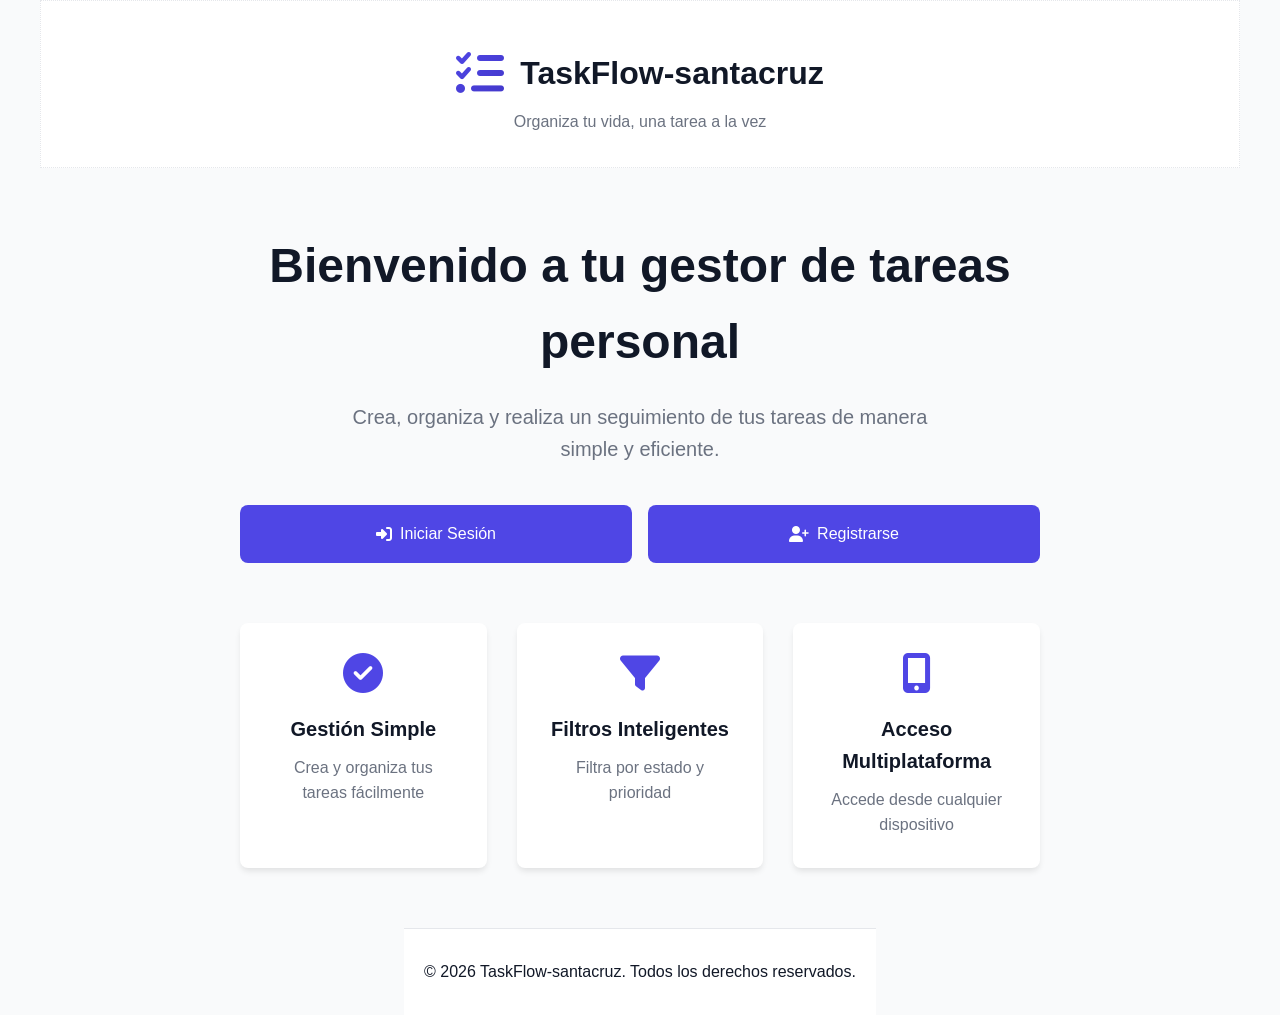
<file: index.html>
<!DOCTYPE html>
<html lang="es">
<head>
    <!-- Configuración básica -->
    <meta charset="UTF-8">
    <meta name="viewport" content="width=device-width, initial-scale=1.0">

    <!-- 🔹 Título SEO optimizado -->
    <title>TaskFlow-santacruz | Gestor de Tareas Profesional - José Santacruz</title>

    <!-- 🔹 Descripción para Google (max 155-160 caracteres) -->
    <meta name="description" content="TaskFlow-santacruz: organiza tus tareas, gestiona proyectos y mejora tu productividad con una interfaz intuitiva y eficiente.">

    <!-- 🔹 Palabras clave estratégicas -->
    <meta name="keywords" content="gestor de tareas, task manager, productividad, organización, kanban, proyectos, herramientas web">

    <!-- 🔹 Autor y derechos -->
    <meta name="author" content="José Alberto Santacruz">
    <meta name="copyright" content="© 2026 José Santacruz">

    <!-- 🔹 Robots SEO -->
    <meta name="robots" content="index, follow">

    <!-- 🔹 Canonical URL (evita contenido duplicado) -->
    <link rel="canonical" href="https://taskflow-santacruz.vercel.app">

    <!-- 🔹 Open Graph / Facebook -->
    <meta property="og:title" content="TaskFlow-santacruz | Gestor de Tareas Profesional">
    <meta property="og:description" content="Organiza tus tareas y proyectos fácilmente con TaskFlow-santacruz. Productividad sin complicaciones.">
    <meta property="og:type" content="website">
    <meta property="og:url" content="https://taskflow-santacruz.vercel.app">
    <meta property="og:image" content="https://taskflow-santacruz.vercel.app/assets/img/preview.png">
    <meta property="og:image:width" content="1200">
    <meta property="og:image:height" content="630">
    <meta property="og:locale" content="es_ES">
    <meta property="og:site_name" content="TaskFlow-santacruz">

    <!-- 🔹 Twitter Card -->
    <meta name="twitter:card" content="summary_large_image">
    <meta name="twitter:title" content="TaskFlow-santacruz | Gestor de Tareas Profesional">
    <meta name="twitter:description" content="Organiza tus tareas y mejora tu productividad con TaskFlow-santacruz.">
    <meta name="twitter:image" content="https://taskflow-santacruz.vercel.app/assets/img/preview.png">
    <meta name="twitter:creator" content="@tu_usuario"> <!-- Opcional -->

    <!-- 🔹 Favicon (múltiples formatos para compatibilidad) -->
    <link rel="icon" type="image/png" href="/assets/icons/favicon-96x96.png" sizes="96x96">
    <link rel="icon" type="image/svg+xml" href="/assets/icons/favicon.svg">
    <link rel="shortcut icon" href="/assets/icons/favicon.ico">

    <link rel="apple-touch-icon" sizes="180x180" href="/assets/icons/apple-touch-icon.png">

    <link rel="icon" type="image/png" sizes="192x192" href="/assets/icons/web-app-manifest-192x192.png">
    <link rel="icon" type="image/png" sizes="512x512" href="/assets/icons/web-app-manifest-512x512.png">

    <link rel="manifest" href="/assets/icons/site.webmanifest">


    <!-- 🔹 CSS -->
    <link rel="stylesheet" href="css/styles.css">
    <link rel="stylesheet" href="css/auth.css">

    <!-- 🔹 Iconos (CDN con integridad para seguridad) -->
    <link rel="stylesheet" 
        href="https://cdnjs.cloudflare.com/ajax/libs/font-awesome/6.4.0/css/all.min.css"
        integrity="sha512-iecdLmaskl7CVkqkXNQ/ZH/XLlvWZOJyj7Yy7tcenmpD1ypASozpmT/E0iPtmFIB46ZmdtAc9eNBvH0H/ZpiBw=="
        crossorigin="anonymous" 
        referrerpolicy="no-referrer">

    <!-- 🔹 Schema.org Structured Data (mejora rich snippets en Google) -->
    <script type="application/ld+json">
    {
    "@context": "https://schema.org",
    "@type": "WebApplication",
    "name": "TaskFlow-santacruz",
    "alternateName": "TaskFlow-santacruz - Gestor de Tareas",
    "author": {
    "@type": "Person",
    "name": "José Santacruz"
    },
    "description": "Aplicación web para organizar tareas, gestionar proyectos y mejorar la productividad.",
    "applicationCategory": "ProductivityApplication",
    "operatingSystem": "Any",
    "browserRequirements": "Requires JavaScript",
    "url": "https://taskflow-santacruz.vercel.app",
    "image": "https://taskflow-santacruz.vercel.app/img/preview.png"
    }
    </script>
</head>
<body>
    <div class="app-container-index">
        <header class="main-header">
            <div class="logo">
                <i class="fas fa-tasks"></i>
                <h1>TaskFlow-santacruz</h1>
            </div>
            <p class="tagline">Organiza tu vida, una tarea a la vez</p>
        </header>

        <main class="landing-main">
            <div class="hero-section">
                <div class="hero-content">
                    <h2>Bienvenido a tu gestor de tareas personal</h2>
                    <p>Crea, organiza y realiza un seguimiento de tus tareas de manera simple y eficiente.</p>
                    
                    <div class="auth-buttons">
                        <a href="pages/auth.html" class="btn btn-primary">
                            <i class="fas fa-sign-in-alt"></i> Iniciar Sesión
                        </a>
                        <a href="pages/register.html" class="btn btn-secondary">
                            <i class="fas fa-user-plus"></i> Registrarse
                        </a>
                    </div>
                    
                    <div class="features">
                        <div class="feature">
                            <i class="fas fa-check-circle"></i>
                            <h3>Gestión Simple</h3>
                            <p>Crea y organiza tus tareas fácilmente</p>
                        </div>
                        <div class="feature">
                            <i class="fas fa-filter"></i>
                            <h3>Filtros Inteligentes</h3>
                            <p>Filtra por estado y prioridad</p>
                        </div>
                        <div class="feature">
                            <i class="fas fa-mobile-alt"></i>
                            <h3>Acceso Multiplataforma</h3>
                            <p>Accede desde cualquier dispositivo</p>
                        </div>
                    </div>
                </div>
            </div>
        </main>

        <footer class="main-footer">
            <p>&copy; 2026 TaskFlow-santacruz. Todos los derechos reservados.</p>
        </footer>
    </div>
    
    <script type="module" src="./js/auth.js"></script>

    <script>
    // Verificar si ya está autenticado al cargar index
    (async function() {
        const { data: { session } } = await supabaseClient.auth.getSession();
        
        if (session) {
            // Ya está logueado, redirigir a home
            window.location.href = 'pages/home.html';
        } else {
            // No está logueado, mostrar enlace a auth
            const authLink = document.getElementById('auth-link');
            if (authLink) {
                authLink.href = 'pages/auth.html';
            }
        }
    })();
    </script>

</body>
</html>
</file>
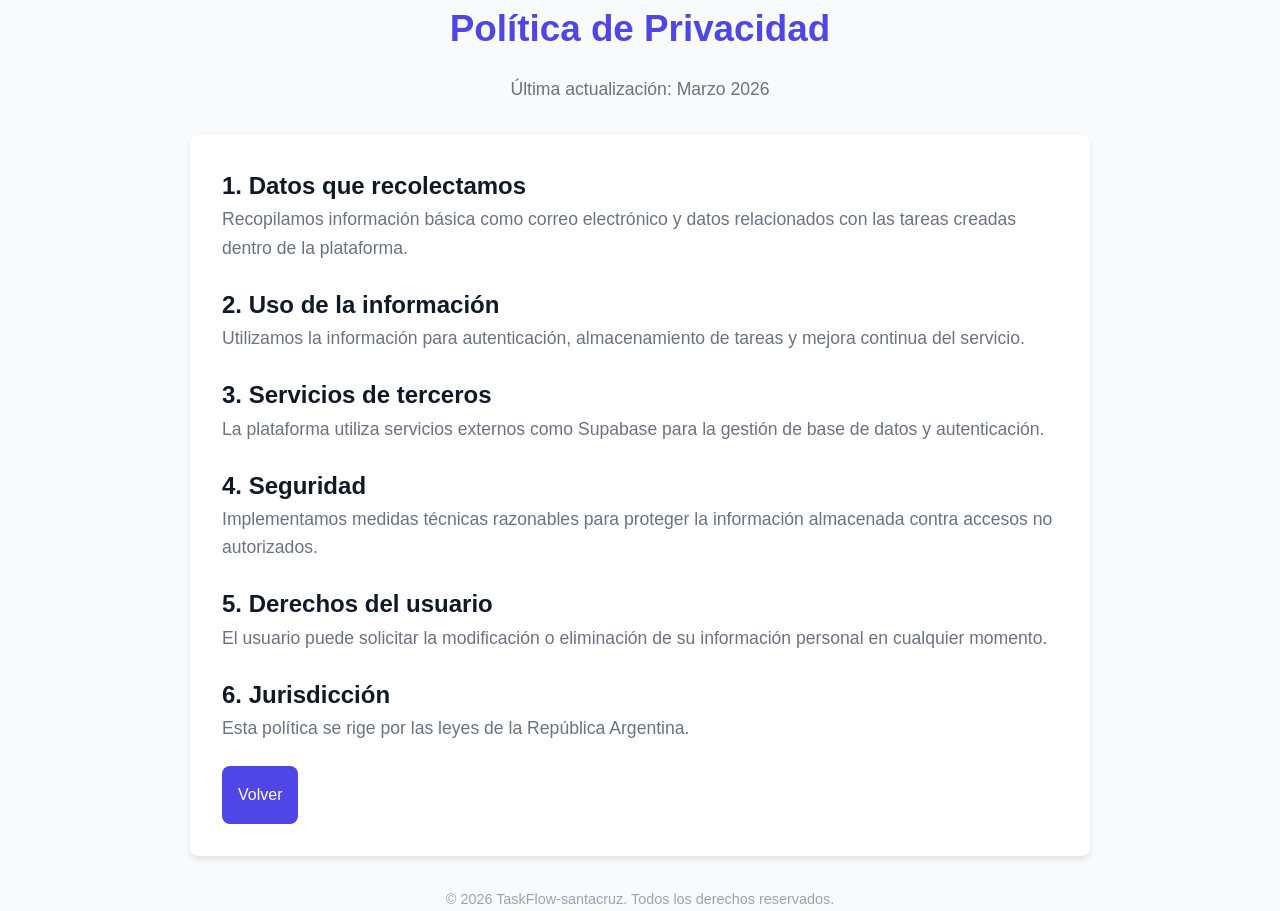
<file: pages/privacy.html>
<!DOCTYPE html>
<html lang="es">
<head>
<meta charset="UTF-8">
<meta name="viewport" content="width=device-width, initial-scale=1.0">
<title>Política de Privacidad | TaskFlow-santacruz</title>
<link rel="stylesheet" href="../css/legal.css">

</head>

<body>

<header class="text-center">
  <h1 class="page-title">Política de Privacidad</h1>
  <p class="text-block">Última actualización: Marzo 2026</p>
</header>

<main id="privacidad" class="container">
  <article class="card box-shadow-1">

    <section id="datos-recolectados" class="legal-section">
      <h2>1. Datos que recolectamos</h2>
      <p class="text-block">
        Recopilamos información básica como correo electrónico y datos relacionados 
        con las tareas creadas dentro de la plataforma.
      </p>
    </section>

    <section id="uso-datos" class="legal-section">
      <h2>2. Uso de la información</h2>
      <p class="text-block">
        Utilizamos la información para autenticación, almacenamiento de tareas 
        y mejora continua del servicio.
      </p>
    </section>

    <section id="servicios-terceros" class="legal-section">
      <h2>3. Servicios de terceros</h2>
      <p class="text-block">
        La plataforma utiliza servicios externos como Supabase para la gestión 
        de base de datos y autenticación.
      </p>
    </section>

    <section id="seguridad" class="legal-section">
      <h2>4. Seguridad</h2>
      <p class="text-block">
        Implementamos medidas técnicas razonables para proteger la información 
        almacenada contra accesos no autorizados.
      </p>
    </section>

    <section id="derechos-usuario" class="legal-section">
      <h2>5. Derechos del usuario</h2>
      <p class="text-block">
        El usuario puede solicitar la modificación o eliminación de su información 
        personal en cualquier momento.
      </p>
    </section>

    <section id="jurisdiccion" class="legal-section">
      <h2>6. Jurisdicción</h2>
      <p class="text-block">
        Esta política se rige por las leyes de la República Argentina.
      </p>
    </section>

    <a href="register.html" class="btn">Volver</a>

  </article>
</main>

<footer class="text-center">
  © 2026 TaskFlow-santacruz. Todos los derechos reservados.
</footer>

</body>
</html>
</file>
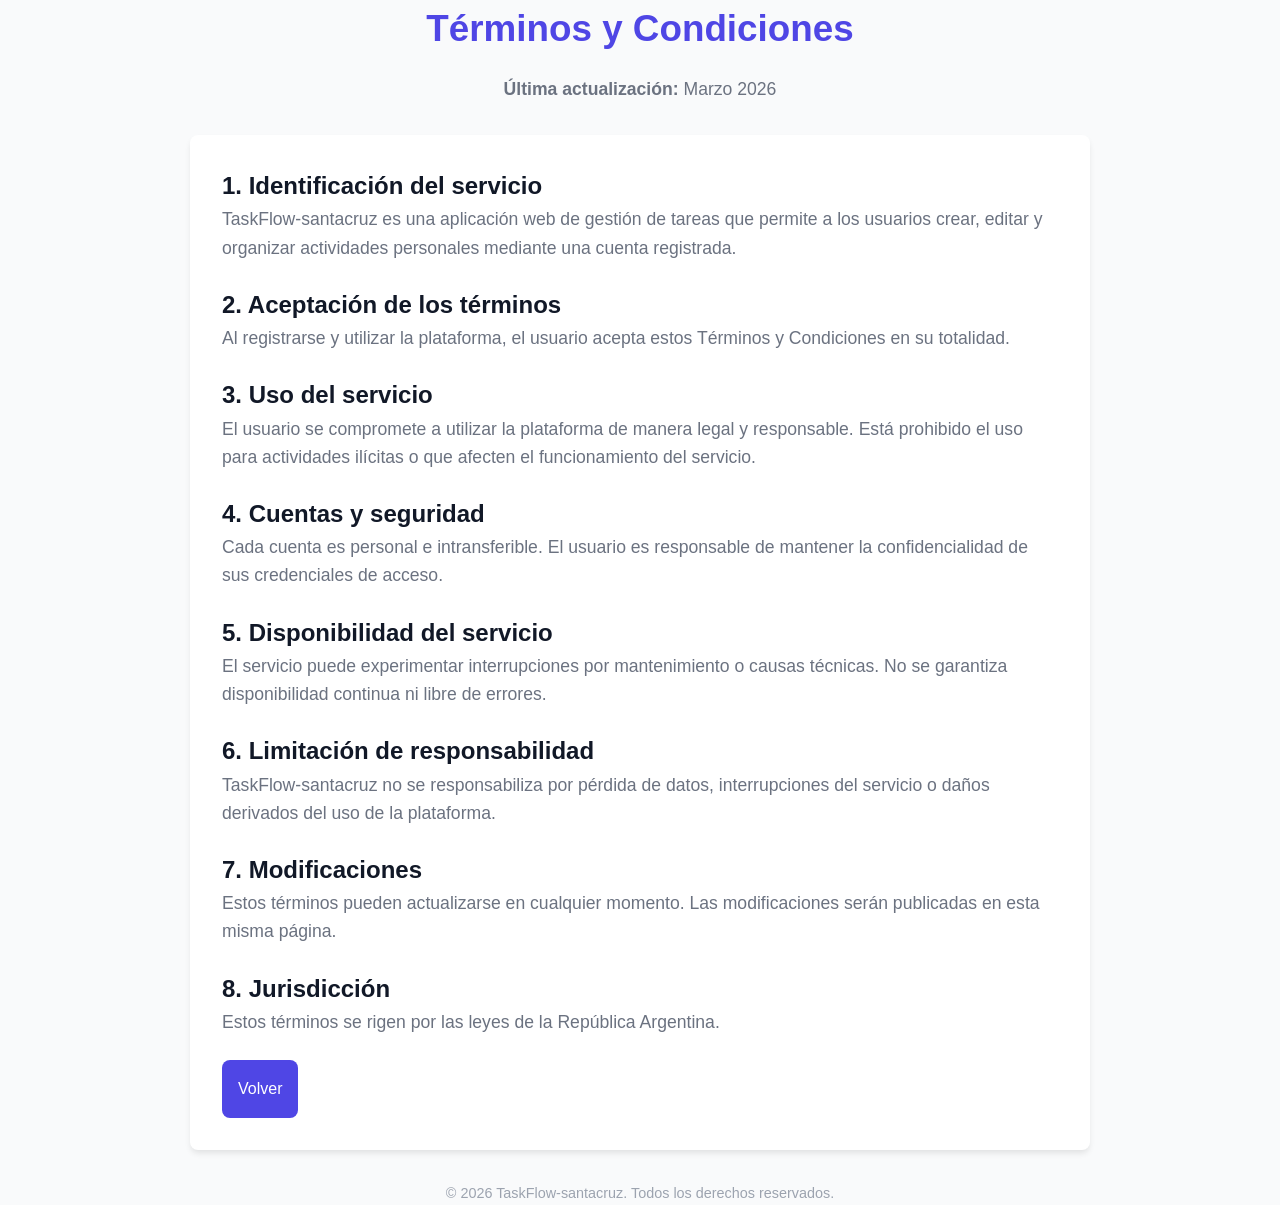
<file: pages/terms.html>
<!DOCTYPE html>
<html lang="es">
<head>
<meta charset="UTF-8">
<meta name="viewport" content="width=device-width, initial-scale=1.0">
<title>Términos y Condiciones | TaskFlow-santacruz</title>
<link rel="stylesheet" href="../css/legal.css">
</head>
<body>

<header class="text-center">
  <h1 class="page-title">Términos y Condiciones</h1>
  <p class="text-block">
    <strong>Última actualización:</strong> Marzo 2026
  </p>
</header>

<main id="terminos" class="container">
  <article class="card box-shadow-1">

    <section id="identificacion-servicio" class="legal-section">
      <h2>1. Identificación del servicio</h2>
      <p class="text-block">
        TaskFlow-santacruz es una aplicación web de gestión de tareas que permite a los usuarios 
        crear, editar y organizar actividades personales mediante una cuenta registrada.
      </p>
    </section>

    <section id="aceptacion-terminos" class="legal-section">
      <h2>2. Aceptación de los términos</h2>
      <p class="text-block">
        Al registrarse y utilizar la plataforma, el usuario acepta estos Términos y Condiciones 
        en su totalidad.
      </p>
    </section>

    <section id="uso-servicio" class="legal-section">
      <h2>3. Uso del servicio</h2>
      <p class="text-block">
        El usuario se compromete a utilizar la plataforma de manera legal y responsable. 
        Está prohibido el uso para actividades ilícitas o que afecten el funcionamiento del servicio.
      </p>
    </section>

    <section id="cuentas-seguridad" class="legal-section">
      <h2>4. Cuentas y seguridad</h2>
      <p class="text-block">
        Cada cuenta es personal e intransferible. El usuario es responsable de mantener 
        la confidencialidad de sus credenciales de acceso.
      </p>
    </section>

    <section id="disponibilidad-servicio" class="legal-section">
      <h2>5. Disponibilidad del servicio</h2>
      <p class="text-block">
        El servicio puede experimentar interrupciones por mantenimiento o causas técnicas. 
        No se garantiza disponibilidad continua ni libre de errores.
      </p>
    </section>

    <section id="limitacion-responsabilidad" class="legal-section">
      <h2>6. Limitación de responsabilidad</h2>
      <p class="text-block">
        TaskFlow-santacruz no se responsabiliza por pérdida de datos, interrupciones del servicio 
        o daños derivados del uso de la plataforma.
      </p>
    </section>

    <section id="modificaciones" class="legal-section">
      <h2>7. Modificaciones</h2>
      <p class="text-block">
        Estos términos pueden actualizarse en cualquier momento. 
        Las modificaciones serán publicadas en esta misma página.
      </p>
    </section>

    <section id="jurisdiccion" class="legal-section">
      <h2>8. Jurisdicción</h2>
      <p class="text-block">
        Estos términos se rigen por las leyes de la República Argentina.
      </p>
    </section>

    <a href="register.html" class="btn">Volver</a>

  </article>
</main>

<footer class="text-center">
  © 2026 TaskFlow-santacruz. Todos los derechos reservados.
</footer>

</body>
</html>
</file>
<file: css/styles.css>
/* Variables CSS */
:root {
    --primary-color: #4f46e5;
    --primary-dark: #4338ca;
    --secondary-color: #6b7280;
    --success-color: #10b981;
    --warning-color: #f59e0b;
    --danger-color: #ef4444;
    --info-color: #3b82f6;
    
    --bg-primary: #ffffff;
    --bg-secondary: #f9fafb;
    --bg-tertiary: #f3f4f6;
    
    --text-primary: #111827;
    --text-secondary: #6b7280;
    --text-tertiary: #9ca3af;
    
    --border-color: #e5e7eb;
    --shadow-sm: 0 1px 2px 0 rgba(0, 0, 0, 0.05);
    --shadow-md: 0 4px 6px -1px rgba(0, 0, 0, 0.1);
    --shadow-lg: 0 10px 15px -3px rgba(0, 0, 0, 0.1);
    
    --border-radius: 8px;
    --transition: all 0.3s ease;
    --font-family: -apple-system, BlinkMacSystemFont, 'Segoe UI', Roboto, sans-serif;
    --spacing-1: 1rem;
    --spacing-2: 1.5rem;
    --spacing-3: 2rem;
    --max-width: 400px;
}

/* Reset y estilos base */
* {
    margin: 0;
    padding: 0;
    box-sizing: border-box;
}

body {
    font-family: -apple-system, BlinkMacSystemFont, 'Segoe UI', Roboto, Oxygen, Ubuntu, sans-serif;
    line-height: 1.6;
    color: var(--text-primary);
    background-color: var(--bg-secondary);
}

/* Utilidades */
.hidden {
    display: none !important;
}


/* ========================================
MAIN HEADER - CENTRADO PROFESIONAL
======================================== */

.app-container-index {
    min-height: 100vh   ;
    display: flex;
    flex-direction: column;
    align-items: center; 
}

.main-header {
    width: 100%;
    max-width: 1200px;   /* ← Límite de ancho para pantallas grandes */
    padding: 48px 24px 32px;
    background: var(--bg-primary);
    border: 1px dotted var(--border-color);
    display: flex;
    flex-direction: column;
    align-items: center; /* ← Centrado horizontal */
    justify-content: center;
    text-align: center;
    gap: 12px;
}

/* Logo centrado */
.main-header .logo {
    display: flex;
    align-items: center;
    justify-content: center;
    gap: 16px;
}

.main-header .logo i {
    font-size: 48px;
    color: var(--primary-color);
    /* Opcional: efecto gradient profesional */
    background: linear-gradient(135deg, var(--primary-color), var(--primary-dark));
    -webkit-background-clip: text;
    -webkit-text-fill-color: transparent;
}

.main-header .logo h1 {
    font-size: 32px;
    font-weight: 700;
    color: var(--text-primary);
    margin: 0;
    line-height: 1.2;
}

/* Tagline centrado */
.main-header .tagline {
    color: var(--text-secondary);
    font-size: 16px;
    margin: 0;
    font-weight: 400;
    max-width: 500px; /* ← Evita que el texto sea muy ancho */
}

/* ========================================
   RESPONSIVE - MÓVILES
   ======================================== */
@media (max-width: 640px) {
    .main-header {
        padding: 32px 16px 24px;
    }
    
    .main-header .logo i {
        font-size: 40px;
    }
    
    .main-header .logo h1 {
        font-size: 26px;
    }
    
    .main-header .tagline {
        font-size: 14px;
    }
}

/* Botones */
.btn {
    display: inline-flex;
    align-items: center;
    justify-content: center;
    gap: 8px;
    padding: 10px 20px;
    border: none;
    border-radius: var(--border-radius);
    font-size: 14px;
    font-weight: 500;
    cursor: pointer;
    transition: var(--transition);
    text-decoration: none;
}

.btn i {
    font-size: 16px;
}

.btn-primary {
    background-color: var(--primary-color);
    color: white;
}

.btn-primary:hover {
    background-color: var(--primary-dark);
    transform: translateY(-1px);
}

.btn-secondary {
    background-color: var(--bg-tertiary);
    color: var(--text-primary);
    border: 1px solid var(--border-color);
}

.btn-secondary:hover {
    background-color: var(--border-color);
}

.btn-danger {
    background-color: var(--danger-color);
    color: white;
}

.btn-danger:hover {
    background-color: #dc2626;
}

.btn-success {
    background-color: var(--success-color);
    color: white;
}

.btn-success:hover {
    background-color: #0da271;
}

.btn-block {
    width: 100%;
}

.btn-google {
    background-color: white;
    color: var(--text-primary);
    border: 1px solid var(--border-color);
}

.btn-google:hover {
    background-color: var(--bg-tertiary);
}

/* Formularios */
.form-group {
    margin-bottom: 20px;
}

.form-group label {
    display: block;
    margin-bottom: 6px;
    font-weight: 500;
    color: var(--text-primary);
}

.form-group input,
.form-group textarea,
.form-group select {
    width: 100%;
    padding: 10px 14px;
    border: 1px solid var(--border-color);
    border-radius: var(--border-radius);
    font-size: 14px;
    transition: var(--transition);
    background-color: var(--bg-primary);
}

.form-group input:focus,
.form-group textarea:focus,
.form-group select:focus {
    outline: none;
    border-color: var(--primary-color);
    box-shadow: 0 0 0 3px rgba(79, 70, 229, 0.1);
}

.form-row {
    display: flex;
    gap: 16px;
    margin-bottom: 20px;
}

.form-row .form-group {
    flex: 1;
    margin-bottom: 0;
}

/* Checkbox personalizado */
.checkbox {
    display: flex;
    align-items: center;
    gap: 8px;
    cursor: pointer;
}

.checkbox input[type="checkbox"] {
    width: 16px;
    height: 16px;
}

.checkbox span {
    font-size: 14px;
    color: var(--text-secondary);
}

/* Mensajes */
.message {
    padding: 12px 16px;
    border-radius: var(--border-radius);
    margin-top: 16px;
    font-size: 14px;
}

.message.success {
    background-color: #d1fae5;
    color: #065f46;
    border: 1px solid #a7f3d0;
}

.message.error {
    background-color: #fee2e2;
    color: #991b1b;
    border: 1px solid #fca5a5;
}

.message.info {
    background-color: #dbeafe;
    color: #1e40af;
    border: 1px solid #93c5fd;
}

/* Loader */
.loader {
    display: inline-block;
    width: 20px;
    height: 20px;
    border: 2px solid var(--border-color);
    border-top-color: var(--primary-color);
    border-radius: 50%;
    animation: spin 1s linear infinite;
}

@keyframes spin {
    to {
        transform: rotate(360deg);
    }
}

/* Animaciones */
.fade-in {
    animation: fadeIn 0.3s ease-in;
}

@keyframes fadeIn {
    from {
        opacity: 0;
        transform: translateY(10px);
    }
    to {
        opacity: 1;
        transform: translateY(0);
    }
}

/* =========================
   Componente: Formulario de Restablecimiento de Contraseña
   Descripción: estilos para reset-password.html incluyendo contenedor,
   tarjeta, inputs, botones y mensajes de éxito/error.
========================= */
.auth-container {
    min-height: 100vh;
    display: flex;
    justify-content: center;
    align-items: center;
    background-color: var(--bg-secondary);
    padding: var(--spacing-2);
}

.auth-card {
    background-color: var(--bg-primary);
    padding: var(--spacing-3);
    border-radius: var(--border-radius);
    box-shadow: var(--shadow-md);
    width: 100%;
    max-width: var(--max-width);
}

.auth-header {
    text-align: center;
    margin-bottom: var(--spacing-2);
}

.auth-header h1 {
   /*  color: var(--primary-color); */
    margin-bottom: var(--spacing-1);
    font-size: 1.8rem;
}

.auth-header p {
    color: var(--text-secondary);
    font-size: 0.95rem;
}

.form-group {
    margin-bottom: var(--spacing-2);
}

.form-group label {
    display: block;
    font-weight: 500;
    color: var(--text-primary);
    margin-bottom: 0.5rem;
}

.form-group input {
    width: 100%;
    padding: var(--spacing-1);
    border-radius: var(--border-radius);
    border: 1px solid var(--border-color);
    font-size: 1rem;
    transition: var(--transition);
}

.form-group input:focus {
    outline: none;
    border-color: var(--primary-color);
    box-shadow: var(--shadow-sm);
}

.btn {
    width: 100%;
    padding: var(--spacing-1);
    background-color: var(--primary-color);
    color: var(--bg-primary);
    border: none;
    border-radius: var(--border-radius);
    font-size: 1rem;
    cursor: pointer;
    transition: var(--transition);
}

.btn:hover {
    background-color: var(--primary-dark);
}

.message {
    margin-top: var(--spacing-2);
    text-align: center;
    font-size: 0.95rem;
}

.message.success {
    color: var(--success-color);
}

.message.error {
    color: var(--danger-color);
}

.back-home {
    display: inline-block;
    margin-bottom: var(--spacing-2);
    color: var(--primary-color);
    text-decoration: none;
    font-size: 0.95rem;
}

.back-home:hover {
    text-decoration: underline;
}
</file>
<file: css/auth.css>
/* Estilos específicos para páginas de autenticación */
.auth-container {
    min-height: 100vh;
    display: flex;
    align-items: center;
    justify-content: center;
    padding: 20px;
    background: linear-gradient(135deg, #667eea 0%, #764ba2 100%);
}

.auth-card {
    background: var(--bg-primary);
    border-radius: 16px;
    box-shadow: var(--shadow-lg);
    width: 100%;
    max-width: 480px;
    overflow: hidden;
}

.auth-header {
    padding: 40px 40px 20px;
    text-align: center;
    background: linear-gradient(135deg, var(--primary-color), var(--primary-dark));
    color: white;
}

.auth-header .logo {
    display: flex;
    align-items: center;
    justify-content: center;
    gap: 12px;
    margin-bottom: 20px;
}

.auth-header .logo i {
    font-size: 32px;
}

.auth-header .logo h2 {
    font-size: 24px;
    font-weight: 600;
}

.auth-header h1 {
    font-size: 28px;
    margin-bottom: 8px;
}

.auth-header p {
    color: rgba(255, 255, 255, 0.9);
    font-size: 14px;
}

.back-home {
    position: absolute;
    top: 20px;
    left: 20px;
    color: white;
    text-decoration: none;
    font-size: 14px;
    display: flex;
    align-items: center;
    gap: 6px;
    opacity: 0.9;
}

.back-home:hover {
    opacity: 1;
}

.auth-form {
    padding: 40px;
}

/* Estilos específicos para formularios de auth */
.auth-form .form-group {
    position: relative;
}

.toggle-password {
    position: absolute;
    right: 12px;
    top: 38px;
    background: none;
    border: none;
    color: var(--text-tertiary);
    cursor: pointer;
    padding: 4px;
}

.toggle-password:hover {
    color: var(--text-secondary);
}

.password-hint {
    display: block;
    margin-top: 4px;
    color: var(--text-tertiary);
    font-size: 12px;
}

.form-options {
    display: flex;
    justify-content: space-between;
    align-items: center;
    margin-bottom: 20px;
}

.forgot-password {
    color: var(--primary-color);
    text-decoration: none;
    font-size: 14px;
}

.forgot-password:hover {
    text-decoration: underline;
}

.divider {
    display: flex;
    align-items: center;
    margin: 24px 0;
    color: var(--text-tertiary);
    font-size: 14px;
}

.divider::before,
.divider::after {
    content: '';
    flex: 1;
    height: 1px;
    background: var(--border-color);
}

.divider span {
    padding: 0 16px;
}

.auth-footer {
    text-align: center;
    margin-top: 24px;
    padding-top: 24px;
    border-top: 1px solid var(--border-color);
    color: var(--text-secondary);
    font-size: 14px;
}

.auth-footer a {
    color: var(--primary-color);
    text-decoration: none;
    font-weight: 500;
}

.auth-footer a:hover {
    text-decoration: underline;
}

/* Landing page styles */
.landing-main {
    flex: 1;
    padding: 60px 20px;
}

.hero-section {
    max-width: 800px;
    margin: 0 auto;
    text-align: center;
}

.hero-content h2 {
    font-size: 48px;
    margin-bottom: 20px;
    color: var(--text-primary);
}

.hero-content > p {
    font-size: 20px;
    color: var(--text-secondary);
    margin-bottom: 40px;
    max-width: 600px;
    margin-left: auto;
    margin-right: auto;
}

.auth-buttons {
    display: flex;
    gap: 16px;
    justify-content: center;
    margin-bottom: 60px;
}

.features {
    display: grid;
    grid-template-columns: repeat(auto-fit, minmax(200px, 1fr));
    gap: 30px;
    margin-top: 60px;
}

.feature {
    padding: 30px;
    background: var(--bg-primary);
    border-radius: var(--border-radius);
    box-shadow: var(--shadow-md);
    transition: var(--transition);
}

.feature:hover {
    transform: translateY(-5px);
    box-shadow: var(--shadow-lg);
}

.feature i {
    font-size: 40px;
    color: var(--primary-color);
    margin-bottom: 20px;
}

.feature h3 {
    font-size: 20px;
    margin-bottom: 10px;
    color: var(--text-primary);
}

.feature p {
    color: var(--text-secondary);
}

.main-footer {
    text-align: center;
    padding: 30px 20px;
    background: var(--bg-primary);
    border-top: 1px solid var(--border-color);
}

.footer-links {
    display: flex;
    justify-content: center;
    gap: 24px;
    margin-top: 16px;
}

.footer-links a {
    color: var(--text-secondary);
    text-decoration: none;
    display: flex;
    align-items: center;
    gap: 6px;
}

.footer-links a:hover {
    color: var(--primary-color);
}

/* Responsive */
@media (max-width: 640px) {
    .auth-card {
        margin: 20px;
        max-width: 100%;
    }
    
    .auth-header,
    .auth-form {
        padding: 30px 24px;
    }
    
    .hero-content h2 {
        font-size: 32px;
    }
    
    .hero-content > p {
        font-size: 18px;
    }
    
    .auth-buttons {
        flex-direction: column;
        align-items: center;
    }
    
    .auth-buttons .btn {
        width: 100%;
        max-width: 300px;
    }
    
    .features {
        grid-template-columns: 1fr;
    }
}

/* =========================================
   COMPONENTE: Email no confirmado
   Mensaje informativo dentro del login
========================================= */

#emailNotConfirmedMessage {
  margin-top: 15px;
  padding: 14px;
  border-radius: 8px;

  background-color: #fff3cd;      /* Amarillo suave */
  border: 1px solid #ffeeba;

  font-size: 14px;
  color: #856404;

  animation: fadeIn 0.25s ease-in-out;
}

#emailNotConfirmedMessage p {
  margin: 0 0 10px 0;
  font-weight: 500;
}

#resendEmailBtn {
  width: 100%;
  padding: 8px;
  border-radius: 6px;
  border: none;

  background-color: #ffb703;
  color: #000;

  font-weight: 600;
  cursor: pointer;
  transition: all 0.2s ease;
}

#resendEmailBtn:hover {
  background-color: #f4a300;
}

#resendEmailBtn:active {
  transform: scale(0.98);
}

/* Animación suave */
@keyframes fadeIn {
  from {
    opacity: 0;
    transform: translateY(-4px);
  }
  to {
    opacity: 1;
    transform: translateY(0);
  }
}
</file>
<file: css/legal.css>
/* =========================
   Reset
========================= */
*,
*::after,
*::before {
  box-sizing: border-box;
  margin: 0;
  padding: 0;
}

/* =========================
   Custom Properties
========================= */
:root {
  --border-radius: 8px;
  --border-color: #e5e7eb;
  --bg-primary: #ffffff;
  --bg-secondary: #f9fafb;
  --primary-color: #4f46e5;
  --primary-dark: #4338ca;
  --shadow-1: 0 4px 6px -1px rgba(0,0,0,0.1);
  --text-primary: #111827;
  --text-secondary: #6b7280;
  --text-tertiary: #9ca3af;
  --transition: all 0.3s ease;
  --max-width: 900px;
  --spacing-1: 1rem;
  --spacing-2: 1.5rem;
  --spacing-3: 2rem;
  --font-family: -apple-system, BlinkMacSystemFont, 'Segoe UI', Roboto, sans-serif;
}

/* =========================
   Components
========================= */

.btn {
  background-color: var(--primary-color);
  border-radius: var(--border-radius);
  color: var(--bg-primary);
  display: inline-block;
  padding: var(--spacing-1);
  text-decoration: none;
  transition: var(--transition);
}

.btn:hover {
  background-color: var(--primary-dark);
}

.card {
  background-color: var(--bg-primary);
  border-radius: var(--border-radius);
  padding: var(--spacing-2);
}

.legal-section {
  margin-bottom: var(--spacing-2);
}

.page-title {
  color: var(--primary-color);
  margin-bottom: var(--spacing-1);
}

.text-block {
  color: var(--text-secondary);
  margin-bottom: var(--spacing-1);
}

/* =========================
   Utilities
========================= */

.box-shadow-1 {
  box-shadow: var(--shadow-1);
}

.text-center {
  text-align: center;
}

/* =========================
   Site Styles (Mobile First)
========================= */

body {
  background-color: var(--bg-secondary);
  color: var(--text-primary);
  font-family: var(--font-family);
  line-height: 1.6;
}

.container {
  margin: var(--spacing-2);
  max-width: var(--max-width);
}

footer {
  color: var(--text-tertiary);
  font-size: 0.9rem;
  margin-top: var(--spacing-2);
}

/* =========================
   Tablet
========================= */
@media (min-width: 768px) {

  .card {
    padding: var(--spacing-3);
  }

  .container {
    margin: var(--spacing-3) auto;
  }

  .page-title {
    font-size: 2rem;
  }

  .text-block {
    font-size: 1.05rem;
  }
}

/* =========================
   Desktop
========================= */
@media (min-width: 1024px) {

  .page-title {
    font-size: 2.3rem;
  }

  .text-block {
    font-size: 1.1rem;
  }
}
</file>
